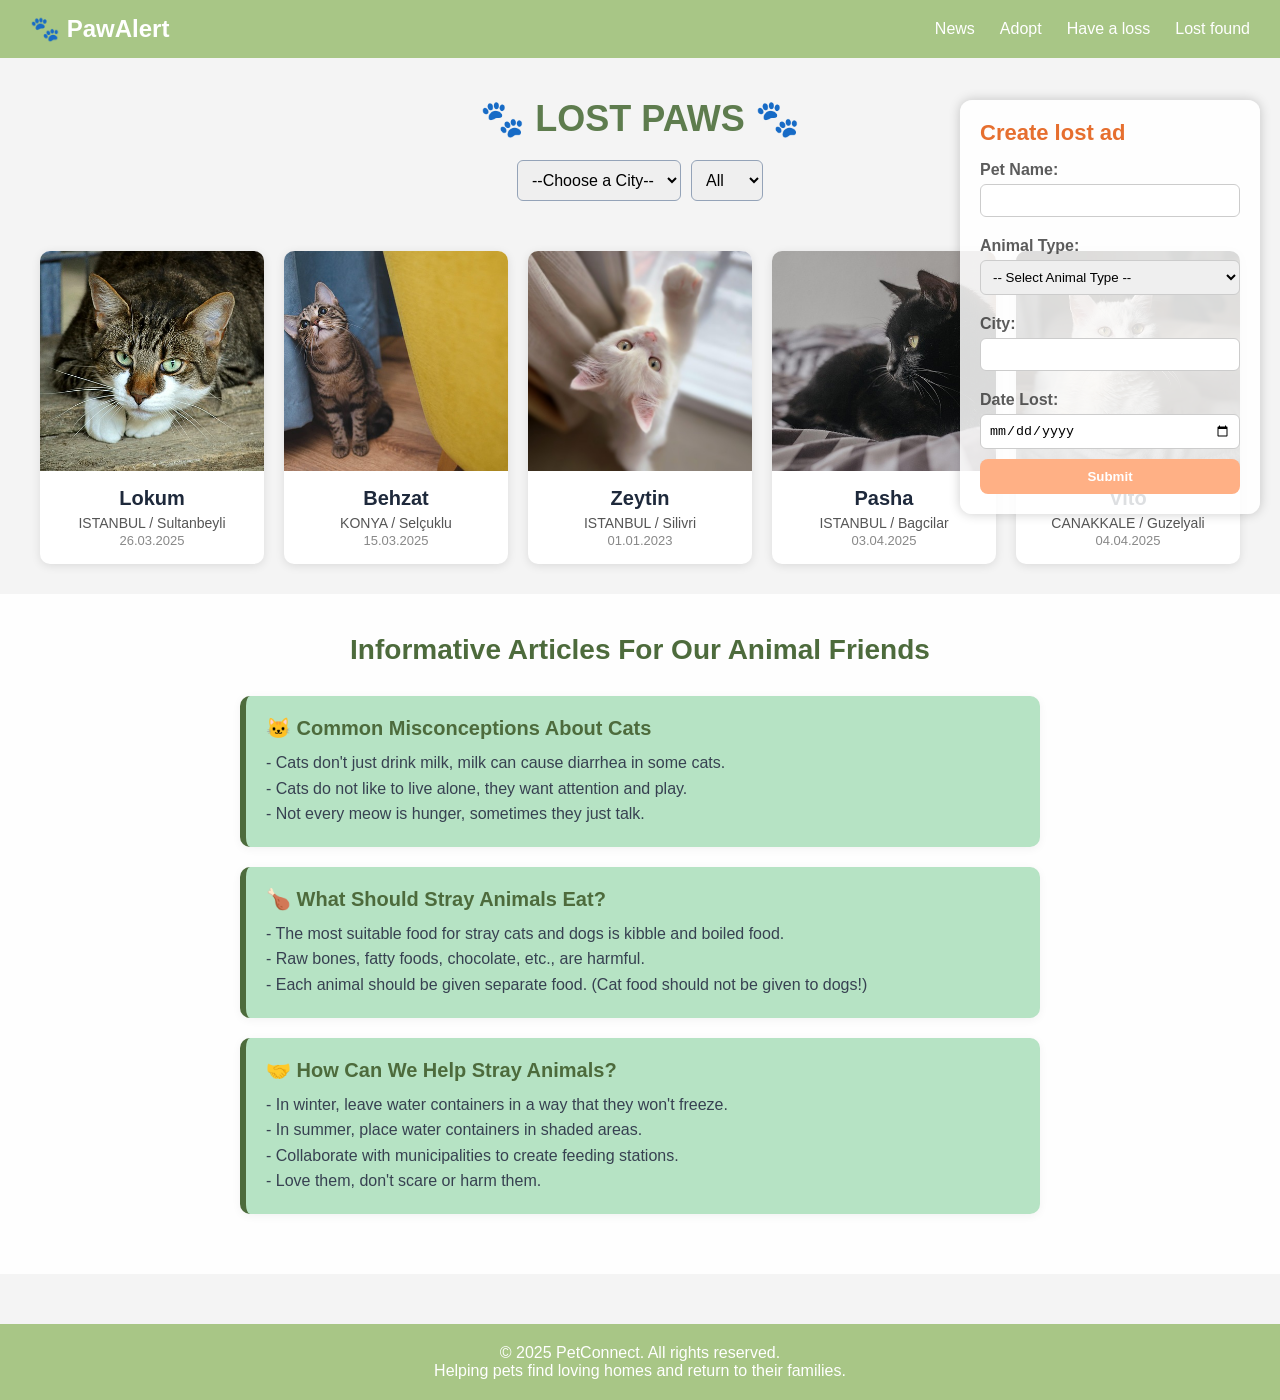
<file: index.html>
<!DOCTYPE html>
<html lang="en">
<head>
  <meta charset="UTF-8" />
  <meta name="viewport" content="width=device-width, initial-scale=1.0"/>
  <title>PawAlert</title>
  <link rel="stylesheet" href="style.css">
  
</head>
<body>
  <!-- Navigasyon Menüsü -->
  <div class="navbar">
    <a href="index.html" class="logo">🐾 PawAlert</a>
    <ul class="nav-links">
      <li><a href="news.html">News</a></li>
      <li><a href="adopt.html">Adopt</a></li>
      <li><a href="have_a_loss.html">Have a loss</a></li>
      <li><a href="lost_found.html">Lost found</a></li>
    </ul>
  </div>
  
  <!-- Kaybolan Hayvan İlanı Formu -->
  <div class="floating-lost-ad">
    <h2>Create lost ad</h2>
    <form action="insert_lost_pet.php" method="POST" onsubmit="return validateForm();">
      <label for="name">Pet Name:</label>
      <input type="text" id="name" name="name" required>
  
      <label for="type">Animal Type:</label>
      <select id="type" name="type" required>
        <option value="">-- Select Animal Type --</option>
        <option value="Bird">Bird</option>
        <option value="Cat">Cat</option>
        <option value="Chicken">Chicken</option>
        <option value="Cow">Cow</option>
        <option value="Dog">Dog</option>
        <option value="Donkey">Donkey</option>
        <option value="Duck">Duck</option>
        <option value="Ferret">Ferret</option>
        <option value="Goat">Goat</option>
        <option value="Guinea Pig">Guinea Pig</option>
        <option value="Hamster">Hamster</option>
        <option value="Horse">Horse</option>
        <option value="Parrot">Parrot</option>
        <option value="Pigeon">Pigeon</option>
        <option value="Rabbit">Rabbit</option>
        <option value="Sheep">Sheep</option>
        <option value="Turtle">Turtle</option>
        <option value="Turkey">Turkey</option>
        <option value="Other">Other</option>
      </select>
  
      <label for="city">City:</label>
      <input type="text" id="city" name="city" required>
  
      <label for="date">Date Lost:</label>
      <input type="date" id="date" name="date" required>
  
      <input type="submit" value="Submit">
    </form>
  </div>
  
  <!-- Diğer içerikler -->
  <section class="hero">
    <h1>🐾 <span class="highlight">LOST PAWS</span> 🐾</h1>
    <div class="filters">
      <select>
        <option>--Choose a City--</option>
        <option>Istanbul</option>
        <option>Ankara</option>
        <option>Izmir</option>
      </select>
      <select>
        <option>All</option>
        <option>Cat</option>
        <option>Dog</option>
        <option>Bird</option>
      </select>
    </div>
  </section>

  <section class="card-grid">
    <div class="card">
      <img src="resim/cats.jpg" alt="Lokum">
      <h3>Lokum</h3>
      <p>ISTANBUL / Sultanbeyli</p>
      <span>26.03.2025</span>
    </div>
    <div class="card">
      <img src="resim/cat1.jpg" alt="Behzat">
      <h3>Behzat</h3>
      <p>KONYA / Selçuklu</p>
      <span>15.03.2025</span>
    </div>
    <div class="card">
      <img src="resim/cat2.jpg" alt="Zeytin">
      <h3>Zeytin</h3>
      <p>ISTANBUL / Silivri</p>
      <span>01.01.2023</span>
    </div>
    <div class="card">
      <img src="resim/cat3.jpg" alt="Pasha">
      <h3>Pasha</h3>
      <p>ISTANBUL / Bagcilar</p>
      <span>03.04.2025</span>
    </div>
    <div class="card">
      <img src="resim/cat4.jpg" alt="Vito">
      <h3>Vito</h3>
      <p>CANAKKALE / Guzelyali</p>
      <span>04.04.2025</span>
    </div>
  </section>
  
  <section class="info-section">
    <h2>Informative Articles For Our Animal Friends</h2>
  
    <div class="info-box">
      <h3>🐱 Common Misconceptions About Cats</h3>
      <p>
        - Cats don't just drink milk, milk can cause diarrhea in some cats.<br>
        - Cats do not like to live alone, they want attention and play.<br>
        - Not every meow is hunger, sometimes they just talk.
      </p>
    </div>
  
    <div class="info-box">
      <h3>🍗 What Should Stray Animals Eat?</h3>
      <p>
        - The most suitable food for stray cats and dogs is kibble and boiled food.<br>
        - Raw bones, fatty foods, chocolate, etc., are harmful.<br>
        - Each animal should be given separate food. (Cat food should not be given to dogs!)
      </p>
    </div>
  
    <div class="info-box">
      <h3>🤝 How Can We Help Stray Animals?</h3>
      <p>
        - In winter, leave water containers in a way that they won't freeze.<br>
        - In summer, place water containers in shaded areas.<br>
        - Collaborate with municipalities to create feeding stations.<br>
        - Love them, don't scare or harm them.
      </p>
    </div>
  </section>
  <div id="footer-container"></div>
</body>
<script src="footer.js"></script>
</html>
</file>
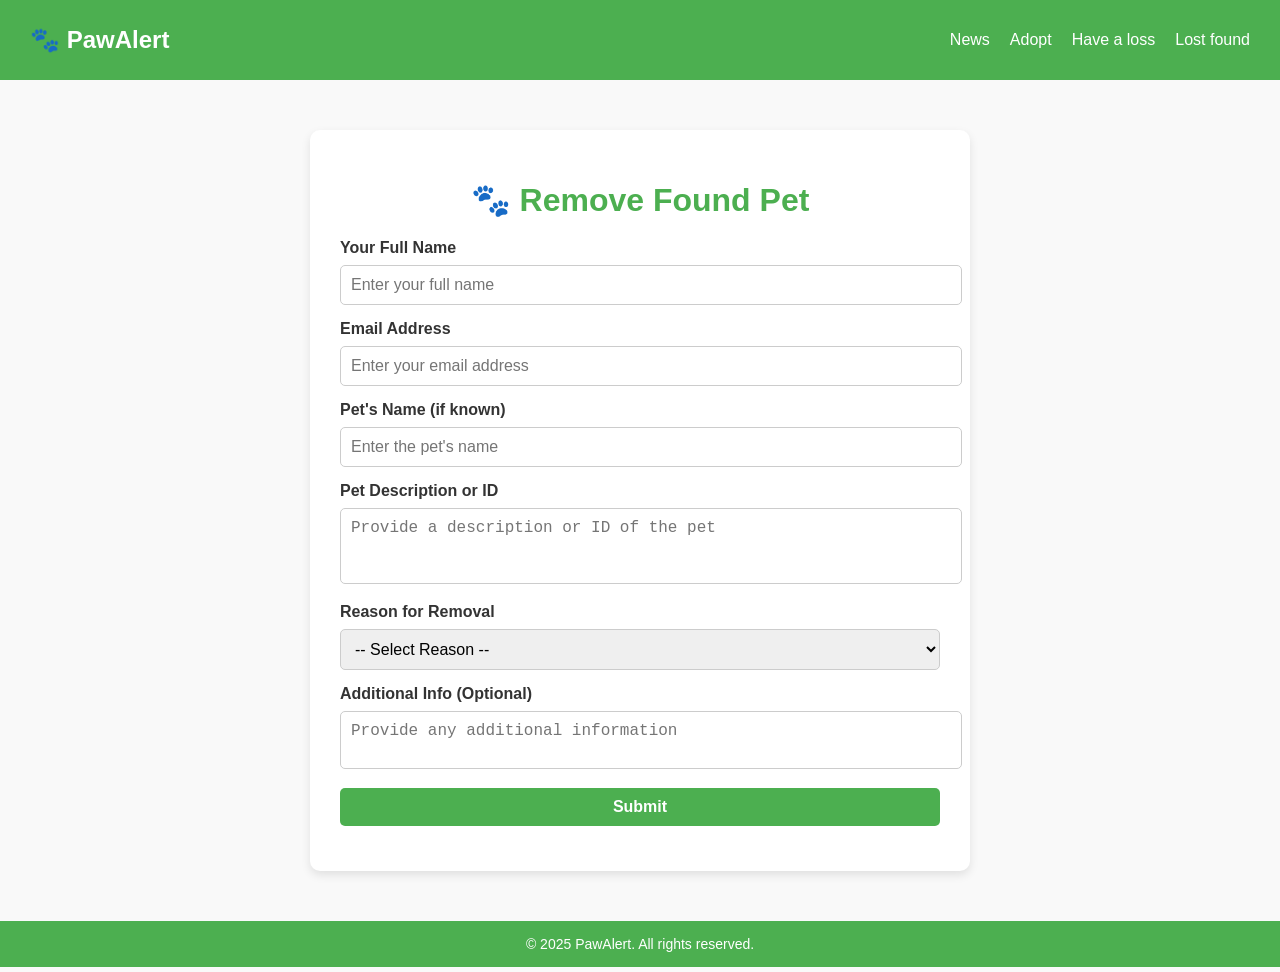
<file: lost_found.html>
<!DOCTYPE html>
<html lang="en">
<head>
  <meta charset="UTF-8" />
  <meta name="viewport" content="width=device-width, initial-scale=1.0" />
  <title>Remove Found Pet</title>
  <link rel="stylesheet" href="lost_found.css" />
  <style>
    body {
      font-family: Arial, sans-serif;
      background-color: #f9f9f9;
      margin: 0;
      padding: 0;
    }

    .form-wrapper {
      max-width: 600px;
      margin: 50px auto;
      background: #ffffff;
      padding: 30px;
      border-radius: 10px;
      box-shadow: 0 4px 10px rgba(0, 0, 0, 0.1);
    }

    .form-wrapper h1 {
      text-align: center;
      color: #4CAF50;
      margin-bottom: 20px;
    }

    form label {
      display: block;
      margin-bottom: 8px;
      font-weight: bold;
      color: #333;
    }

    form input,
    form select,
    form textarea,
    form button {
      width: 100%;
      padding: 10px;
      margin-bottom: 15px;
      border: 1px solid #ccc;
      border-radius: 5px;
      font-size: 16px;
    }

    form textarea {
      resize: none;
    }

    form button {
      background-color: #4CAF50;
      color: white;
      border: none;
      cursor: pointer;
      font-weight: bold;
      transition: background-color 0.3s ease;
    }

    form button:hover {
      background-color: #45a049;
    }

    .navbar {
      background-color: #4CAF50;
      padding: 15px 30px;
      color: white;
      display: flex;
      justify-content: space-between;
      align-items: center;
    }

    .navbar .logo {
      font-size: 24px;
      font-weight: bold;
      color: white;
      text-decoration: none;
    }

    .navbar .nav-links {
      list-style: none;
      display: flex;
      gap: 20px;
    }

    .navbar .nav-links li a {
      color: white;
      text-decoration: none;
      font-weight: 500;
      font-size: 16px;
      transition: color 0.3s;
    }

    .navbar .nav-links li a:hover {
      color: #d4f1d4;
    }

    #footer-container {
      background-color: #4CAF50;
      color: white;
      text-align: center;
      padding: 15px 0;
      margin-top: 30px;
    }

    #footer-container p {
      margin: 0;
      font-size: 14px;
    }
  </style>
</head>
<body>
  <!-- Navigation Menu -->
  <div class="navbar">
    <a href="index.html" class="logo">🐾 PawAlert</a>
    <ul class="nav-links">
      <li><a href="news.html">News</a></li>
      <li><a href="adopt.html">Adopt</a></li>
      <li><a href="have_a_loss.html">Have a loss</a></li>
      <li><a href="lost_found.html">Lost found</a></li>
    </ul>
  </div>

  <div class="form-wrapper">
    <h1>🐾 Remove Found Pet</h1>
    <form action="submit_removal.php" method="POST">
      <label for="finder-name">Your Full Name</label>
      <input type="text" id="finder-name" name="finder_name" placeholder="Enter your full name" required>

      <label for="email">Email Address</label>
      <input type="email" id="email" name="email" placeholder="Enter your email address" required>

      <label for="pet-name">Pet's Name (if known)</label>
      <input type="text" id="pet-name" name="pet_name" placeholder="Enter the pet's name">

      <label for="description">Pet Description or ID</label>
      <textarea id="description" name="description" rows="3" placeholder="Provide a description or ID of the pet" required></textarea>

      <label for="reason">Reason for Removal</label>
      <select id="reason" name="reason" required>
        <option value="">-- Select Reason --</option>
        <option value="reunited">Reunited with Owner</option>
        <option value="shelter">Taken to Shelter</option>
        <option value="other">Other</option>
      </select>

      <label for="additional-info">Additional Info (Optional)</label>
      <textarea id="additional-info" name="additional_info" rows="2" placeholder="Provide any additional information"></textarea>

      <button type="submit">Submit</button>
    </form>
  </div>

  <div id="footer-container">
    <p>&copy; 2025 PawAlert. All rights reserved.</p>
  </div>
</body>
</html>
</file>
<file: style.css>
* {
    margin: 0;
    padding: 0;
    box-sizing: border-box;
  }
  
  body {
    background-color: #F9FBE7;
    color: #333;
    font-family: Arial, sans-serif;
  }
  
  /* Navbar */
  .navbar {
    background-color: #A8C686 ;
    padding: 15px 30px;
    color: white;
    display: flex;
    justify-content: space-between;
    align-items: center;
    flex-wrap: wrap;
  }
  
  .logo {
    font-size: 24px;
    font-weight: bold;
    color: white;
    text-decoration: none;
  }
  
  .nav-links {
    list-style: none;
    display: flex;
    gap: 25px;
    flex-wrap: wrap;
  }
  
  .nav-links li a {
    color: white;
    text-decoration: none;
    font-weight: 500;
    font-size: 16px;
    transition: color 0.3s;
  }
  
  .nav-links li a:hover {
    color: #cbd5e1;
  }
  
  /* Başlık ve filtreler */
  .hero {
    text-align: center;
    margin: 40px 20px 20px;
  }
  
  .hero h1 {
    font-size: 36px;
    margin-bottom: 20px;
    color: #4CAF50;
  }
  
  .hero .highlight {
    color: #5E7C4E;
  }
  
  .filters {
    display: flex;
    justify-content: center;
    gap: 10px;
    margin-top: 10px;
  }
  
  .filters select {
    padding: 10px;
    font-size: 16px;
    border-radius: 6px;
    border: 1px solid #94a3b8;
  }
  .floating-lost-ad {
    position: fixed;
    top: 100px;
    right: 20px;
    width: 300px;
    padding: 20px;
    background-color: rgba(255, 255, 255, 0.85);
    border-radius: 12px;
    box-shadow: 0 0 12px rgba(0, 0, 0, 0.2);
    z-index: 1000;
  }
  
  .floating-lost-ad h2 {
    font-size: 22px;
    margin-bottom: 15px;
    color: #e66f2f;
  }
  
  .floating-lost-ad label {
    display: block;
    margin-top: 10px;
    font-weight: bold;
    opacity: 0.8;
  }
  
  .floating-lost-ad input[type="text"],
  .floating-lost-ad input[type="date"],
  .floating-lost-ad select {
    width: 100%;
    padding: 8px;
    margin-top: 5px;
    border-radius: 6px;
    border: 1px solid #ccc;
    margin-bottom: 10px;
  }
  
  .floating-lost-ad input[type="submit"] {
    width: 100%;
    padding: 10px;
    background-color: #FFB085;
    color: white;
    border: none;
    border-radius: 8px;
    font-weight: bold;
    cursor: pointer;
  }
  
  .floating-lost-ad input[type="submit"]:hover {
    background-color: #8693ad;
  }
  
  
  /* Kartlar */
  .card-grid {
    display: grid;
    grid-template-columns: repeat(auto-fit, minmax(220px, 1fr));
    gap: 20px;
    padding: 30px 40px;
  }
  
  .card {
    background-color: white;
    border-radius: 10px;
    box-shadow: 0 2px 10px rgba(0,0,0,0.1);
    overflow: hidden;
    text-align: center;
    padding-bottom: 15px;
    transition: transform 0.2s;
  }
  
  .card:hover {
    transform: scale(1.03);
  }
  
  .card img {
    width: 100%;
    height: 220px;
    object-fit: cover;
  }
  
  .card h3 {
    margin: 12px 0 5px;
    font-size: 20px;
    color: #1e293b;
  }
  
  .card p {
    color: #555;
    font-size: 14px;
  }
  
  .card span {
    font-size: 13px;
    color: #888;
  }
/* Bilgilendirici Bölüm */
.info-section {
  background-color: #fefefe;
  padding: 40px 30px;
  text-align: center;
}

.info-section h2 {
  font-size: 28px;
  color: #4D6B3C;
  margin-bottom: 30px;
}

.info-box {
  max-width: 800px;
  margin: 20px auto;
  background-color: #b6e3c4;
  border-left: 6px solid #4D6B3C;
  padding: 20px;
  text-align: left;
  border-radius: 10px;
  box-shadow: 0 2px 10px rgba(0,0,0,0.05);
}

.info-box h3 {
  font-size: 20px;
  color: #4D6B3C;
  margin-bottom: 10px;
}

.info-box p {
  font-size: 16px;
  line-height: 1.6;
  color: #374151;
}
  /* news  */
  /* Genel Sayfa Stil */
body {
  font-family: Arial, sans-serif;
  background-color: #f4f4f4; /* Açık gri arka plan */
  margin: 0;
  padding: 0;
  color: #333;
}

/* Header */
header {
  background-color: #2e8b57; /* Orta yeşil */
  color: white;
  padding: 20px;
  text-align: center;
}

/* Navbar */
nav {
  background-color: #3cb371; /* Yeşilin bir tonu */
  overflow: hidden;
}

nav ul {
  list-style-type: none;
  margin: 0;
  padding: 0;
  text-align: center;
}

nav ul li {
  display: inline;
  margin-right: 20px;
}

nav ul li a {
  text-decoration: none;
  color: white;
  font-size: 18px;
  padding: 10px;
}

nav ul li a:hover {
  background-color: #2e8b57;
  border-radius: 5px;
}
</file>
<file: lost_found.css>
/* Genel Sayfa Stili */
/* Navbar */
.navbar {
    background-color: #A8C686 ;
    padding: 15px 30px;
    color: white;
    display: flex;
    justify-content: space-between;
    align-items: center;
    flex-wrap: wrap;
  }
  
  .logo {
    font-size: 24px;
    font-weight: bold;
    color: white;
    text-decoration: none;
  }
  
  .nav-links {
    list-style: none;
    display: flex;
    gap: 25px;
    flex-wrap: wrap;
  }
  
  .nav-links li a {
    color: white;
    text-decoration: none;
    font-weight: 500;
    font-size: 16px;
    transition: color 0.3s;
  }
  
  .nav-links li a:hover {
    color: #cbd5e1;
  }
body {
    font-family: Arial, sans-serif;
    margin: 0;
    padding: 0;
    background-color: #f4f4f4;
    color: #333;
}

body {
    font-family: Arial, sans-serif;
    background-color: #f4f4f4; /* Açık gri arka plan */
    margin: 0;
    padding: 0;
    color: #333;
}

/* News Card Stil */
.news-card {
    background-color: #ffffff;
    border-radius: 10px;
    box-shadow: 0 4px 8px rgba(0, 0, 0, 0.1);
    margin: 20px auto;
    padding: 20px;
    max-width: 800px;
    transition: transform 0.3s ease-in-out;
    text-align: center;
}

/* News Card Hover Efekti */
.news-card:hover {
    transform: translateY(-10px);
}

/* Başlık Rengi ve Stili */
.news-card h3 {
    color: #388e3c; /* Koyu yeşil başlık rengi */
    font-size: 24px;
    margin-bottom: 10px;
}

/* Paragraf Stili */
.news-card p {
    color: #555; /* Daha yumuşak metin rengi */
    font-size: 16px;
    line-height: 1.6;
}

/* Emoji için küçük ayar */
.news-card h3 {
    font-size: 26px; /* Emoji için biraz daha büyük başlık */
}

/* Responsive Tasarım */
@media (max-width: 768px) {
    .news-card {
        max-width: 100%;
        margin: 10px;
    }

    .news-card h3 {
        font-size: 20px; /* Mobilde başlık boyutunu küçült */
    }

    .news-card p {
        font-size: 14px; /* Mobilde paragraf boyutunu küçült */
    }
}
</file>
